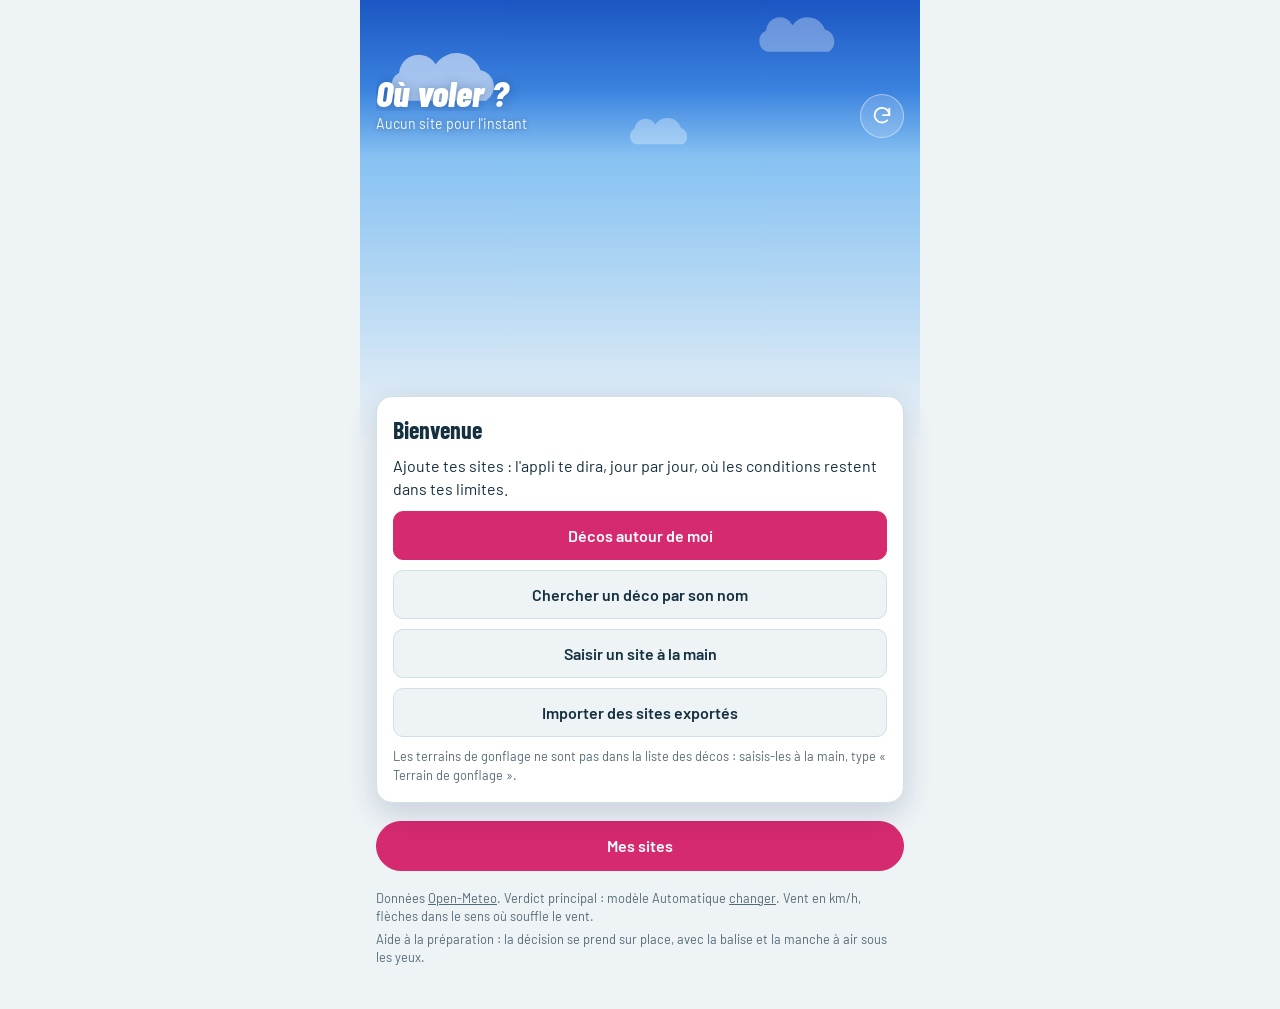
<file: index.html>
<!DOCTYPE html>
<html lang="fr">
<head>
<meta charset="utf-8">
<meta name="viewport" content="width=device-width, initial-scale=1, viewport-fit=cover">
<meta name="theme-color" media="(prefers-color-scheme: light)" content="#1B56C2">
<meta name="theme-color" media="(prefers-color-scheme: dark)" content="#0B1532">
<!-- Politique de sécurité : scripts, styles et polices du site seul ; appels réseau limités à Open-Meteo, Pioupiou et aux relevés FFVL de data.gouv.fr.
     Les noms venus de ParaglidingEarth ou des balises sont déjà échappés ; c'est un second verrou. -->
<meta http-equiv="Content-Security-Policy" content="default-src 'self'; script-src 'self'; style-src 'self'; font-src 'self'; img-src 'self' data:; connect-src 'self' https://api.open-meteo.com https://geocoding-api.open-meteo.com https://api.pioupiou.fr https://www.data.gouv.fr https://static.data.gouv.fr; manifest-src 'self'; worker-src 'self'; base-uri 'self'; form-action 'self'; object-src 'none'">
<meta name="description" content="Conditions de vol et de gonflage parapente jusqu'à J+5 pour vos sites">
<title>Déco</title>
<link rel="manifest" href="manifest.webmanifest">
<link rel="icon" href="icons/icon-192.png">
<!-- Les six graisses dès le départ (21 Ko chacune) : une police arrivée après le premier affichage décale l'écran -->
<link rel="preload" href="fonts/barlow-400.woff2" as="font" type="font/woff2" crossorigin>
<link rel="preload" href="fonts/barlow-500.woff2" as="font" type="font/woff2" crossorigin>
<link rel="preload" href="fonts/barlow-600.woff2" as="font" type="font/woff2" crossorigin>
<link rel="preload" href="fonts/barlow-condensed-500.woff2" as="font" type="font/woff2" crossorigin>
<link rel="preload" href="fonts/barlow-condensed-700.woff2" as="font" type="font/woff2" crossorigin>
<link rel="preload" href="fonts/barlow-condensed-800-italic.woff2" as="font" type="font/woff2" crossorigin>
<link rel="stylesheet" href="style.css">
</head>
<body>
<div class="app" id="app" data-loading>
  <header class="top sky">
    <!-- Le ciel, ses nuages et une voile qui plane : décor seul, sans information -->
    <svg class="clouds" viewBox="0 0 400 160" preserveAspectRatio="xMidYMin slice" aria-hidden="true">
      <path d="M28 52 a14 14 0 0 1 26 -6 a18 18 0 0 1 32 4 a12 12 0 0 1 4 22 h-60 a11 11 0 0 1 -2 -20z"/>
      <path class="far" d="M290 22 a10 10 0 0 1 19 -4 a13 13 0 0 1 23 3 a9 9 0 0 1 3 16 h-44 a8 8 0 0 1 -1 -15z"/>
      <path class="far" d="M196 92 a8 8 0 0 1 15 -3 a10 10 0 0 1 18 2 a7 7 0 0 1 2 12 h-34 a6 6 0 0 1 -1 -11z"/>
    </svg>
    <div class="wing" aria-hidden="true">
      <svg class="glider" viewBox="0 0 200 150">
        <defs><linearGradient id="voile-ombre" x1="0" y1="0" x2="0" y2="1"><stop offset="0" stop-color="#0B1F3A" stop-opacity="0"/><stop offset="1" stop-color="#0B1F3A" stop-opacity=".28"/></linearGradient></defs>
        <path class="suspentes" d="M14.5 77.0 L48.9 99.0 M26.3 65.5 L48.9 99.0 M33.7 60.7 L48.9 99.0 M48.9 99.0 L93.5 124.0 M42.2 56.6 L66.4 78.6 M51.6 53.2 L66.4 78.6 M61.6 50.4 L66.4 78.6 M66.4 78.6 L93.5 124.0 M72.2 48.4 L86.8 70.4 M83.1 47.0 L86.8 70.4 M94.4 46.3 L86.8 70.4 M86.8 70.4 L93.5 124.0 M105.6 46.3 L113.2 70.4 M116.9 47.0 L113.2 70.4 M127.8 48.4 L113.2 70.4 M113.2 70.4 L106.5 124.0 M138.4 50.4 L133.6 78.6 M148.4 53.2 L133.6 78.6 M157.8 56.6 L133.6 78.6 M133.6 78.6 L106.5 124.0 M166.3 60.7 L151.1 99.0 M173.7 65.5 L151.1 99.0 M185.5 77.0 L151.1 99.0 M151.1 99.0 L106.5 124.0"/>
        <path class="freins" d="M26.7 49.4 L91 131 M173.3 49.4 L109 131"/>
        <path class="stabilo" d="M12 64 Q13 70 20 71 L14.5 77 Q11 71 12 64 Z M188 64 Q187 70 180 71 L185.5 77 Q189 71 188 64 Z"/>
        <g class="aile"><path class="m" d="M12.0 64.0 L15.0 60.1 L18.4 56.4 L26.3 65.5 L23.0 68.2 L20.0 71.0Z"/><path class="m" d="M18.4 56.4 L22.2 52.9 L26.4 49.7 L33.7 60.7 L29.9 63.0 L26.3 65.5Z"/><path class="m" d="M26.4 49.7 L30.8 46.7 L35.5 43.9 L42.2 56.6 L37.9 58.6 L33.7 60.7Z"/><path class="y" d="M35.5 43.9 L40.5 41.4 L45.8 39.2 L51.6 53.2 L46.8 54.8 L42.2 56.6Z"/><path class="w" d="M45.8 39.2 L51.3 37.1 L56.9 35.3 L61.6 50.4 L56.5 51.7 L51.6 53.2Z"/><path class="c" d="M56.9 35.3 L62.8 33.8 L68.7 32.5 L72.2 48.4 L66.8 49.3 L61.6 50.4Z"/><path class="c" d="M68.7 32.5 L74.8 31.4 L81.1 30.6 L83.1 47.0 L77.6 47.6 L72.2 48.4Z"/><path class="w" d="M81.1 30.6 L87.3 30.0 L93.7 29.6 L94.4 46.3 L88.7 46.6 L83.1 47.0Z"/><path class="c" d="M93.7 29.6 L100.0 29.5 L106.3 29.6 L105.6 46.3 L100.0 46.2 L94.4 46.3Z"/><path class="w" d="M106.3 29.6 L112.7 30.0 L118.9 30.6 L116.9 47.0 L111.3 46.6 L105.6 46.3Z"/><path class="c" d="M118.9 30.6 L125.2 31.4 L131.3 32.5 L127.8 48.4 L122.4 47.6 L116.9 47.0Z"/><path class="c" d="M131.3 32.5 L137.2 33.8 L143.1 35.3 L138.4 50.4 L133.2 49.3 L127.8 48.4Z"/><path class="w" d="M143.1 35.3 L148.7 37.1 L154.2 39.2 L148.4 53.2 L143.5 51.7 L138.4 50.4Z"/><path class="y" d="M154.2 39.2 L159.5 41.4 L164.5 43.9 L157.8 56.6 L153.2 54.8 L148.4 53.2Z"/><path class="m" d="M164.5 43.9 L169.2 46.7 L173.6 49.7 L166.3 60.7 L162.1 58.6 L157.8 56.6Z"/><path class="m" d="M173.6 49.7 L177.8 52.9 L181.6 56.4 L173.7 65.5 L170.1 63.0 L166.3 60.7Z"/><path class="m" d="M181.6 56.4 L185.0 60.1 L188.0 64.0 L180.0 71.0 L177.0 68.2 L173.7 65.5Z"/></g>
        <path class="ombre" d="M12.0 64.0 C44.0 18.0 156.0 18.0 188.0 64.0 L180.0 71.0 C148.0 38.0 52.0 38.0 20.0 71.0 Z"/>
        <path class="nervures" d="M18.4 56.4 L26.3 65.5 M26.4 49.7 L33.7 60.7 M35.5 43.9 L42.2 56.6 M45.8 39.2 L51.6 53.2 M56.9 35.3 L61.6 50.4 M68.7 32.5 L72.2 48.4 M81.1 30.6 L83.1 47.0 M93.7 29.6 L94.4 46.3 M106.3 29.6 L105.6 46.3 M118.9 30.6 L116.9 47.0 M131.3 32.5 L127.8 48.4 M143.1 35.3 L138.4 50.4 M154.2 39.2 L148.4 53.2 M164.5 43.9 L157.8 56.6 M173.6 49.7 L166.3 60.7 M181.6 56.4 L173.7 65.5"/>
        <path class="bouches" d="M21.0 68.7 L25.1 65.2 M27.5 63.3 L32.3 60.2 M35.2 58.6 L40.6 56.0 M43.8 54.6 L49.8 52.5 M53.3 51.3 L59.7 49.6 M63.5 48.7 L70.2 47.4 M74.1 46.8 L81.1 45.9 M85.2 45.5 L92.3 45.1 M96.4 45.0 L103.6 45.0 M107.7 45.1 L114.8 45.5 M118.9 45.9 L125.9 46.8 M129.8 47.4 L136.5 48.7 M140.3 49.6 L146.7 51.3 M150.2 52.5 L156.2 54.6 M159.4 56.0 L164.8 58.6 M167.7 60.2 L172.5 63.3 M174.9 65.2 L179.0 68.7"/>
        <g class="pilote">
          <path class="selle" d="M90 129 Q100 125 110 129 L111 139 Q100 146 89 139 Z"/>
          <path class="corps" d="M94.5 124 Q100 121 105.5 124 L104.5 133 L95.5 133 Z"/>
          <path class="bras" d="M95.5 126 L91 131 M104.5 126 L109 131"/>
          <circle class="casque" cx="100" cy="120.5" r="4.3"/>
          <path class="visiere" d="M96.3 121.4 Q100 123.6 103.7 121.4"/>
        </g>
      </svg>
    </div>
    <div class="row">
    <button class="icon-btn" id="backBtn" aria-label="Retour au tableau de tous les sites" hidden>
      <svg viewBox="0 0 24 24" fill="none" stroke="currentColor" stroke-width="2" stroke-linecap="round" stroke-linejoin="round"><path d="M15 5l-7 7 7 7"/></svg>
    </button>
    <button class="site-btn" id="siteBtn" aria-label="Changer de site">
      <span class="name" id="siteName">…</span>
      <span class="meta" id="siteMeta"></span>
    </button>
    <button class="icon-btn" id="refreshBtn" aria-label="Actualiser les prévisions">
      <svg viewBox="0 0 24 24" fill="none" stroke="currentColor" stroke-width="2" stroke-linecap="round" stroke-linejoin="round"><path d="M20 11a8 8 0 1 0-2.3 5.7"/><path d="M20 4v7h-7"/></svg>
    </button>
    </div>
  </header>

  <nav class="days" id="days" role="tablist" aria-label="Jour"></nav>
  <div id="banner"></div>
  <main id="main"><p class="empty">Chargement des prévisions…</p></main>

  <div class="bar">
    <button id="sitesBtn">Mes sites</button>
    <button id="limitsBtn">Mes limites</button>
    <button id="limitsVolBtn" hidden aria-label="Limites de vol">Lim. vol</button>
    <button id="limitsGBtn" hidden aria-label="Limites de gonflage">Lim. gonflage</button>
  </div>

  <footer class="status" id="status"></footer>
  <p class="version" id="version"></p>
</div>

<div class="toast" id="update" role="status" hidden>
  <span>Nouvelle version de Déco disponible.</span>
  <button type="button" class="btn primary" id="updateBtn">Recharger</button>
</div>

<dialog id="limitsDlg">
  <h2 tabindex="-1" autofocus id="limitsTitle">Mes limites</h2>
  <form method="dialog" id="limitsForm"></form>
</dialog>

<dialog id="modelDlg">
  <h2 tabindex="-1" autofocus>Modèle météo</h2>
  <form method="dialog" id="modelForm"></form>
</dialog>

<dialog id="sitesDlg">
  <h2 tabindex="-1" autofocus>Mes sites</h2>
  <div id="home" class="home">
    <p id="homeNow" class="home-now" hidden></p>
    <div id="homeSearch" class="stack">
      <label for="home-q">J'habite à</label>
      <input id="home-q" type="search" placeholder="Ta commune, ex. Annecy" autocomplete="off" enterkeyhint="search">
      <div id="homeResults" class="pge-results"></div>
      <p class="hint">Pour classer tes sites du plus proche au plus loin, à vol d'oiseau. La commune choisie reste sur ce téléphone.</p>
    </div>
  </div>
  <div id="sitesList"></div>
  <div class="backup">
    <p class="hint" id="backupHint"></p>
    <div class="actions start">
      <button type="button" class="btn" id="exportBtn">Exporter mes sites</button>
      <button type="button" class="btn" id="importBtn">Importer</button>
      <input type="file" id="importFile" accept="application/json,.json" hidden>
    </div>
  </div>
  <h3 id="siteFormTitle">Ajouter un site</h3>
  <div id="pgeSearch" class="stack">
    <div class="near">
      <button type="button" class="btn block" id="pgeNear">Décos autour de moi</button>
      <button type="button" class="btn block" id="pgeHome" hidden></button>
    </div>
    <label for="pge-q">ou chercher un déco par son nom</label>
    <input id="pge-q" type="search" placeholder="Ex. Planfait, Sapenay…" autocomplete="off" enterkeyhint="search">
    <div id="pgeResults" class="pge-results"></div>
    <p class="hint">« Ajouter » enregistre le déco tel quel ; toucher son nom remplit le formulaire pour vérifier l'altitude et le secteur avant. Les terrains de gonflage n'y sont pas, ils se saisissent à la main. Sites © <a href="https://www.paraglidingearth.com/" target="_blank" rel="noopener">ParaglidingEarth</a>, CC BY-SA.</p>
  </div>
  <form id="siteForm" class="stack" autocomplete="off">
    <input type="hidden" name="id">
    <label for="sf-name">Nom</label>
    <input id="sf-name" name="name" required placeholder="Ex. Planfait">
    <label for="sf-type">Type de site</label>
    <select id="sf-type" name="type"><option value="deco">Déco (vol)</option><option value="gonflage">Terrain de gonflage</option></select>
    <div class="grid2">
      <div><label for="sf-lat">Latitude</label><input id="sf-lat" name="lat" type="number" step="any" required></div>
      <div><label for="sf-lon">Longitude</label><input id="sf-lon" name="lon" type="number" step="any" required></div>
    </div>
    <p class="hint">Des coordonnées copiées de Google Maps (« 45.7936, 4.9578 ») se collent d'un bloc dans l'un des deux champs.</p>
    <div class="grid2">
      <div><label for="sf-alt">Altitude (m)</label><input id="sf-alt" name="alt" type="number" required></div>
      <div class="end"><button type="button" class="btn block" id="geoBtn">Ma position</button></div>
    </div>
    <div class="grid2">
      <div><label for="sf-min">Vent favorable de (°)</label><input id="sf-min" name="secMin" type="number" min="0" max="359" required></div>
      <div><label for="sf-max">à (°)</label><input id="sf-max" name="secMax" type="number" min="0" max="359" required></div>
    </div>
    <p class="hint">Direction d'où vient le vent, sens horaire : 270 = ouest. Un déco ouest se règle par exemple de 225 à 315. Pour un terrain de gonflage : les directions où le vent arrive sans passer par des haies ou des arbres.</p>
    <div class="grid2">
      <div><label for="sf-net">Réseau de la balise</label><select id="sf-net" name="net"><option value="piou">Pioupiou</option><option value="ffvl">FFVL</option></select></div>
      <div><label for="sf-beacon">Numéro (facultatif)</label><input id="sf-beacon" name="beacon" type="number" inputmode="numeric" min="1" step="1"></div>
    </div>
    <p class="hint">Le numéro est dans l'adresse de la balise : PIOU_1446 sur <a href="https://www.openwindmap.org/" target="_blank" rel="noopener">openwindmap.org</a>, idBalise=61 sur <a href="https://www.balisemeteo.com/" target="_blank" rel="noopener">balisemeteo.com</a>. Les balises FFVL donnent la dernière mesure, sans courbe ni tendance.</p>
    <fieldset class="land-fields" id="sf-land">
      <legend>Atterro (facultatif)</legend>
      <div class="grid2">
        <div><label for="sf-llat">Latitude</label><input id="sf-llat" name="landLat" type="number" step="any"></div>
        <div><label for="sf-llon">Longitude</label><input id="sf-llon" name="landLon" type="number" step="any"></div>
      </div>
      <div class="grid2">
        <div><label for="sf-lnet">Réseau de sa balise</label><select id="sf-lnet" name="landNet"><option value="piou">Pioupiou</option><option value="ffvl">FFVL</option></select></div>
        <div><label for="sf-lbeacon">Numéro (facultatif)</label><input id="sf-lbeacon" name="landBeacon" type="number" inputmode="numeric" min="1" step="1"></div>
      </div>
      <p class="hint">Avec l'atterro, le verdict tient compte du vent en bas et l'écran du site montre sa rose. Pas d'altitude à saisir : elle vient du relief.</p>
    </fieldset>
    <label for="sf-note">Note (règles du site, plafond…)</label>
    <input id="sf-note" name="note">
    <div class="actions">
      <button type="button" class="btn" id="siteCancel">Fermer</button>
      <button type="submit" class="btn primary" id="siteSubmit">Ajouter le site</button>
    </div>
  </form>
</dialog>

<script type="module" src="js/main.js"></script>
</body>
</html>
</file>
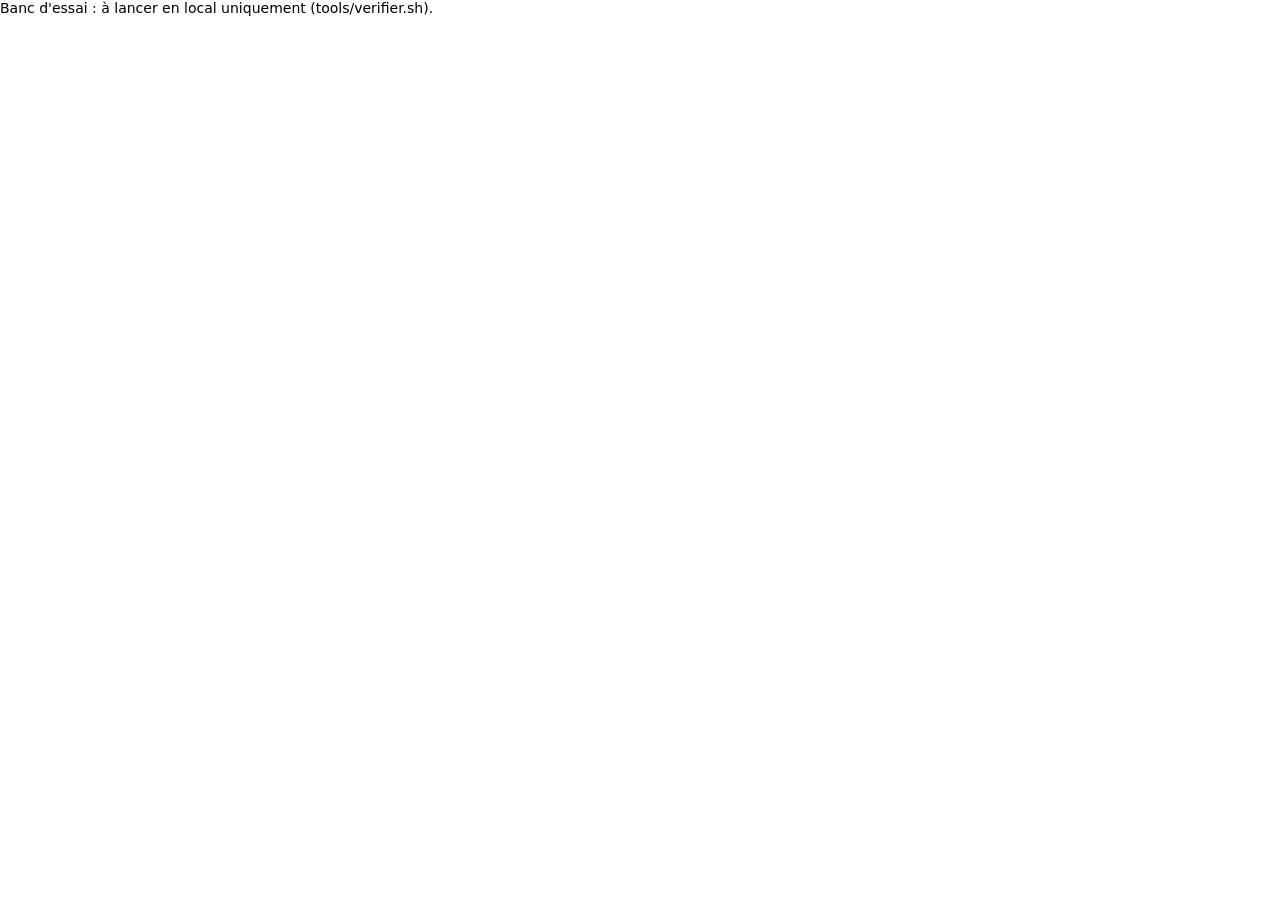
<file: tools/banc.html>
<!doctype html>
<html lang="fr">
<head>
<meta charset="utf-8">
<title>Banc d'essai – Déco</title>
<style>body { margin: 0; font: 14px system-ui; } iframe { border: 0; width: 412px; height: 1400px; } pre { white-space: pre-wrap; }</style>
</head>
<body>
<iframe id="f"></iframe>
<pre id="out"></pre>
<script>
// Banc d'essai : l'appli tourne dans un cadre où le réseau et l'heure sont simulés, pour des résultats
// reproductibles. Utilisé par tools/verifier.sh ; ouvrable aussi à la main (tools/banc.html#parcours).
//   #verdicts            verdicts de tous les sites, heure par heure (comparés à tools/attendu.txt)
//   #parcours            les gestes courants, avec leurs contrôles
//   #lent                Open-Meteo ne répond plus : l'appli doit retomber sur le cache
//   #tableau, #deco, #accueil…  un écran, pour les captures
// Le banc efface le stockage local : publié avec l'appli sur GitHub Pages, il viderait tes sites.
// Il ne tourne donc qu'en local.
if (!["localhost", "127.0.0.1"].includes(location.hostname)) {
  document.body.textContent = "Banc d'essai : à lancer en local uniquement (tools/verifier.sh).";
  throw new Error("banc hors local");
}

const SITES = [
  { id: "sapenay", name: "Sapenay", lat: 45.8109, lon: 5.8657, alt: 890, secMin: 225, secMax: 315, piou: 1446, note: "Déco ouest.", land: { lat: 45.8283, lon: 5.82917, piou: null } },
  { id: "sthilaire", name: "Saint-Hilaire", lat: 45.3069, lon: 5.8881, alt: 1000, secMin: 45, secMax: 135, piou: 1333, note: "", land: null },
  { id: "aiguebelette", name: "Aiguebelette", lat: 45.6016, lon: 5.8073, alt: 1120, secMin: 200, secMax: 315, note: "", land: null },
  { id: "marennes", type: "gonflage", name: "Marennes", lat: 45.6154, lon: 4.9038, alt: 230, secMin: 315, secMax: 45, note: "Pente école." },
  { id: "miribel", type: "gonflage", name: "Miribel-Jonage", lat: 45.7936, lon: 4.9578, alt: 175, secMin: 135, secMax: 225, note: "" },
  { id: "rebat", type: "gonflage", name: "Le Rebat", lat: 45.8651, lon: 4.7935, alt: 450, secMin: 285, secMax: 15, note: "" }
];
localStorage.clear();
localStorage.setItem("sites", JSON.stringify(SITES));
localStorage.setItem("presets", JSON.stringify(SITES.map((s) => s.id)));
if (location.hash === "#accueil") localStorage.setItem("sites", "[]"); // premier lancement, pour les captures

// Injecté en tête de la page de l'appli : heure figée à midi, réseau simulé, pas de service worker.
// window.__lent fait pendre Open-Meteo jusqu'à l'abandon par l'appli (délai de fetchT).
const mock = (fx) => `<base href="${new URL("..", location.href)}"><script>
  const FX = ${fx}, SITES = ${JSON.stringify(SITES)};
  const NOON = new Date(FX[0].hourly.time[12] + ":00+02:00").getTime();
  Date.now = () => NOON;
  if (navigator.serviceWorker) navigator.serviceWorker.register = () => Promise.resolve();
  // Les animations n'avancent pas dans le temps virtuel : on se déclare « mouvements réduits », l'appli défile sans animation
  const mm = window.matchMedia.bind(window);
  window.matchMedia = (q) => (q.includes("prefers-reduced-motion") ? { matches: true, media: q, addEventListener() {}, removeEventListener() {} } : mm(q));
  window.__requetes = [];
  const real = window.fetch.bind(window);
  const json = (o) => Promise.resolve(new Response(JSON.stringify(o), { headers: { "Content-Type": "application/json" } }));
  const pend = (o) => new Promise((_, ko) => o && o.signal && o.signal.addEventListener("abort", () => ko(o.signal.reason)));
  window.fetch = (u, o) => {
    const url = new URL(String(u), document.baseURI);
    __requetes.push(url.href);
    if (url.hostname === "api.open-meteo.com" && url.pathname === "/v1/forecast") {
      if (window.__lent) return pend(o);
      // Atterros : le vent du déco du même site, adouci et tourné, comme une brise de vallée
      if (!url.searchParams.get("hourly").includes("temperature")) {
        const list = url.searchParams.get("latitude").split(",").map((la) => {
          const H = FX[SITES.findIndex((s) => s.land && String(s.land.lat) === la)].hourly, out = { time: H.time };
          for (const k of Object.keys(H)) {
            if (k.startsWith("wind_speed_10m_")) out[k] = H[k].map((v) => v == null ? null : Math.round(v * 1.3 + 2));
            if (k.startsWith("wind_gusts_10m_")) out[k] = H[k].map((v) => v == null ? null : Math.round(v * 1.1));
            if (k.startsWith("wind_direction_10m_")) out[k] = H[k].map((v) => v == null ? null : (v + 40) % 360);
          }
          return { elevation: 233, hourly: out };
        });
        return json(list.length === 1 ? list[0] : list);
      }
      // Coucher du soleil fixé à 19 h 05 chaque jour, sous la clé suffixée d'un modèle comme dans les vraies réponses
      const sun = (H) => { const d = [...new Set(H.time.map((t) => t.slice(0, 10)))]; return { time: d, sunset_best_match: d.map((x) => x + "T19:05") }; };
      const list = url.searchParams.get("latitude").split(",").map((la) => FX[SITES.findIndex((s) => String(s.lat) === la)])
        .map((x) => (url.searchParams.get("daily") ? { ...x, daily: sun(x.hourly) } : x));
      return json(list.length === 1 ? list[0] : list);
    }
    if (url.pathname.startsWith("/v1/live/")) return json({ data: { id: 1446, meta: { name: "Déco SAPENAY 901m" }, status: { state: "on" },
      measurements: { date: new Date(NOON).toISOString(), wind_speed_avg: 14, wind_speed_max: 22, wind_heading: 260 } } });
    if (url.pathname.startsWith("/v1/archive/")) return json({ data: Array.from({ length: 25 }, (_, i) =>
      [new Date(NOON - (24 - i) * 300000).toISOString(), 0, 0, 0, 6 + i * 0.4, 12 + i * 0.5, 250 + i]) });
    // Une balise Pioupiou tout près de Planfait, pour la recherche de la balise la plus proche
    if (url.pathname.startsWith("/v1/live-with-meta")) return json({ data: [{ id: 999, meta: { name: "Planfait" }, status: { state: "on" },
      location: { latitude: 45.8532, longitude: 6.23 }, measurements: { date: new Date(NOON).toISOString() } }] });
    if (url.hostname === "www.data.gouv.fr") return json([{ idbalise: 61, date: new Date(NOON - 300000).toISOString(), vitesseVentMoy: 12, vitesseVentMax: 19, directVentMoy: 80, directVentInst: 90 },
      { idbalise: 13, date: new Date(NOON - 300000).toISOString(), vitesseVentMoy: null, vitesseVentMax: null, directVentMoy: 0 }]);
    if (url.hostname === "api.open-meteo.com") return json({ elevation: [500] });
    if (url.hostname === "geocoding-api.open-meteo.com") return json({ results: [
      { name: "Grenoble", latitude: 45.1885, longitude: 5.7245, country_code: "FR", country: "France", admin1: "Auvergne-Rhône-Alpes", admin2: "Isère" },
      { name: "Grenoble", latitude: 47.0, longitude: -71.0, country_code: "CA", country: "Canada", admin1: "Québec" }] });
    return real(u, o);
  };
<\/script>`;

const step = location.hash.slice(1) || "parcours";
const f = document.getElementById("f"), out = document.getElementById("out");
const wait = (ms) => new Promise((ok) => setTimeout(ok, ms));
const lines = [], errors = [];
const check = (ok, name, detail = "") => lines.push(`${ok ? "OK" : "KO"} ${name}${detail ? ` : ${detail}` : ""}`);

(async () => {
  const fx = await (await fetch("prevision-figee.json")).text();
  const page = await (await fetch("../index.html")).text();
  f.srcdoc = page.replace("<head>", "<head>" + mock(fx));
  await new Promise((ok) => { f.onload = ok; });
  const W = f.contentWindow, D = f.contentDocument;
  W.addEventListener("error", (e) => errors.push(e.message));
  W.addEventListener("unhandledrejection", (e) => errors.push(String(e.reason && e.reason.stack || e.reason)));
  D.addEventListener("securitypolicyviolation", (e) => errors.push(`CSP ${e.violatedDirective} : ${e.blockedURI}`));
  await wait(1500);
  const deco = W.deco, t = (s) => [...D.querySelectorAll(s)].map((e) => e.textContent.replace(/\s+/g, " ").trim());
  const day = (n) => deco.state.ov.rows[0].days[n].date;

  if (step === "verdicts") {
    out.textContent = JSON.stringify(deco.state.ov.rows.map((r) => ({ id: r.s.id, days: r.days.map((d) => ({
      date: d.date, v: d.verdict, agree: d.agree, models: d.models.map((x) => [x.m, x.level, x.win]),
      hours: d.hours.map((h) => [h.hour, h.past, h.ev.level, h.ev.base, h.ev.reasons.map((x) => [x.l, x.tag || "", x.msg]), (h.ens || []).map((e) => [e.ws, e.wg])])
    })) })));
    return;
  }

  if (step === "parcours") {
    try {
      check(t(".ov .nm b").length === 6, "tableau", t(".ov .nm b").join(", "));
      check(t(".ov .grp").join("/") === "Vol/Gonflage face voile", "groupes du tableau", t(".ov .grp").join(" / "));
      const passees = deco.state.ov.rows[0].days[0].hours.filter((h) => h.past).map((h) => h.hour);
      check(passees.join() === "7,8,9,10,11", "à midi, les heures passées d'aujourd'hui sont écartées", `${passees.join(", ")} h`);
      D.querySelector(`.ov .c[data-ov-site="sapenay"][data-ov-date="${day(1)}"]`).click(); await wait(800);
      check(deco.state.view === "site" && t("#siteName")[0] === "Sapenay", "ouvrir une case", t("#siteName").join());
      check(deco.state.days[deco.state.dayIdx].date === day(1), "jour de la case", t('.day[aria-selected="true"] .d1').join());
      check(!D.querySelector(".live"), "pas de balise un autre jour qu'aujourd'hui");
      D.querySelector('.day[data-day="0"]').click();
      check(!!D.querySelector("#live .trend svg") && t("#live .reasons li").some((x) => x.includes("forcit")), "balise et tendance", t("#live .reasons li").join(" / "));
      check(D.querySelectorAll(".roses .dial").length === 2 && t(".roses .land figcaption")[0].startsWith("Atterro 233 m"), "roses du déco et de l'atterro", t(".roses figcaption").join(" / "));
      D.querySelector('.day[data-day="4"]').click();
      check(t(".verdict .why").some((x) => x.includes("J+4")), "tendance à J+4", t(".verdict .why").join(" / "));
      D.querySelector(".hour[data-hour='15']").click();
      check(t(".detail h2")[0] === "15 h" && t(".ens").length === 1, "détail de l'heure", t(".ens").join());
      check(t(".facts dt").includes("Vent à l'atterro"), "vent de l'atterro dans le détail", t(".facts dt").join(", "));
      const soir = (hr) => deco.state.days[deco.state.dayIdx].hours.find((h) => h.hour === hr).ev.reasons.map((r) => r.tag).filter((x) => x && x.includes("coucher"));
      check(t(".verdict .sun")[0] === "Coucher du soleil 19 h 05" && soir(19).join() === "coucher du soleil" && soir(20).join() === "après le coucher du soleil" && !soir(18).length,
        "coucher du soleil", `${t(".verdict .sun")} ; 19 h : ${soir(19)} ; 20 h : ${soir(20)}`);
      D.getElementById("limitsBtn").click(); D.querySelector('[data-level="confirme"]').click();
      check(t("#levelHint")[0].startsWith("Repères confirmé"), "niveau dans la feuille", t("#levelHint").join());
      D.querySelector("#limitsForm [type=submit]").click(); await wait(200);
      check(deco.state.limits.maxWind === 30 && JSON.parse(localStorage.getItem("limits")).maxWind === 30, "limites enregistrées");
      D.getElementById("limitsBtn").click(); D.querySelector('[data-level="debutant"]').click(); D.querySelector("#limitsForm [type=submit]").click(); await wait(200);
      D.getElementById("backBtn").click(); await wait(800);
      check(deco.state.view === "overview" && !D.querySelector(".live"), "retour au tableau");
      // Depuis la liste des sites : aujourd'hui en pleine journée, demain une fois la journée finie
      deco.openSite("sapenay"); await wait(800);
      check(deco.state.days[deco.state.dayIdx].date === day(0) && !!D.querySelector("#live .live"), "à midi, un site s'ouvre sur aujourd'hui et sa balise", t('.day[aria-selected="true"] .d1').join());
      const midi = W.Date.now(); W.Date.now = () => midi + 8 * 3600 * 1000;
      deco.openSite("sapenay"); await wait(800);
      check(deco.state.days[deco.state.dayIdx].date === day(1), "à 20 h, il s'ouvre sur demain", t('.day[aria-selected="true"] .d1').join());
      W.Date.now = () => midi;
      D.getElementById("backBtn").click(); await wait(800);
      // Balise FFVL : la balise morte de Saint-Hilaire est remplacée ; dernière mesure seule, sans courbe
      const sth = deco.state.sites.find((s) => s.id === "sthilaire");
      check(sth.ffvl === 61 && !sth.piou && JSON.parse(localStorage.getItem("sites")).find((s) => s.id === "sthilaire").ffvl === 61, "Saint-Hilaire passe sur la balise FFVL");
      deco.openSite("sthilaire"); await wait(800);
      check(t("#live .bname")[0] === "Balise St Hilaire du Touvet" && t("#live .meas .val")[0].startsWith("12 km/h") && t("#live .meas small")[0] === "rafales 19 km/h" && !D.querySelector("#live .trend"),
        "balise FFVL en direct", `${t("#live .bname")} : ${t("#live .meas").join()}`);
      check(t("#live .reasons li").some((x) => x.includes("axe")) && !t("#live .reasons li").some((x) => x.includes("stable")), "lecture de la mesure FFVL", t("#live .reasons li").join(" / "));
      check(t("#status").some((x) => x.includes("source FFVL")) && !t("#status").some((x) => x.includes("OpenWindMap")), "source FFVL citée");
      check(W.__requetes.filter((u) => u.includes("data.gouv.fr")).length === 1, "relevés FFVL lus une seule fois");
      // Consignes FFVL : le fichier se lit en vrai temps, alors que les attentes du banc sont en temps virtuel
      for (let i = 0; i < 100 && !D.querySelector(".terrain"); i++) await new Promise((ok) => setTimeout(ok, 50));
      deco.openSite("sapenay"); await wait(800);
      const noms = t('.terrain [data-terrain^="site:"] b');
      check(noms.length === 2 && noms.join().includes("SAPENAY NORD") && t('.terrain [data-terrain^="land:"] b').join().includes("CHINDRIEUX"), "le pilote choisit le terrain du déco et de l'atterro", noms.join(" / "));
      D.querySelector('[data-terrain="site:13086"]').click(); await wait(100);
      const sap = () => JSON.parse(localStorage.getItem("sites")).find((s) => s.id === "sapenay");
      check(sap().terrain === 13086 && t(".terrain h3")[0] === "Déco : SAPENAY NORD - PEILLAT DUCRET" && t(".terrain .facts-line")[0].includes("IPPI 3"), "terrain associé", t(".terrain .facts-line").join(" / "));
      const regles = () => D.querySelector('[data-note="site:air"]');
      check(!!regles() && !regles().open, "consignes repliées", t(".terrain summary").join(", "));
      regles().open = true; await new Promise((ok) => setTimeout(ok, 50));
      D.querySelector(".hour[data-hour='15']").click();
      check(regles().open, "les consignes dépliées restent ouvertes");
      D.querySelector('[data-terrain="land:0"]').click(); await wait(100);
      check(sap().land.terrain === 0 && t('.terrain [data-terrain-change="land"]')[0] === "choisir", "« aucun de ceux-là » pour l'atterro");
      D.querySelector('[data-terrain-change="land"]').click(); await wait(100);
      check(sap().land.terrain === undefined && t('.terrain [data-terrain^="land:"] b').length > 0, "rechoisir l'atterro");
      D.querySelector('[data-terrain="land:1203"]').click(); await wait(100);
      deco.openSite("sthilaire"); await wait(800);
      D.querySelector('.terrain [data-terrain^="site:"]').click(); await wait(100);
      D.getElementById("backBtn").click(); await wait(800);
      D.getElementById("backBtn").click(); await wait(800);
      // Chez moi : les sites se classent du plus proche au plus loin, dans le tableau comme dans la liste
      D.getElementById("sitesBtn").click();
      const hq = D.getElementById("home-q"); hq.value = "grenoble"; hq.dispatchEvent(new Event("input")); await wait(800);
      check(t("#homeResults .pge-pick small").join(" / ") === "Isère / Québec, Canada", "recherche de commune", t("#homeResults .pge-pick").join(" / "));
      D.querySelector('#homeResults [data-home="0"]').click(); await wait(300);
      check(t("#homeNow span")[0] === "Chez toi : Grenoble Isère" && D.getElementById("homeSearch").hidden && JSON.parse(localStorage.getItem("home")).name === "Grenoble", "commune enregistrée", t("#homeNow span").join());
      check(t("#sitesList .info b").slice(0, 3).join() === "Saint-Hilaire,Aiguebelette,Sapenay", "liste classée par distance", t("#sitesList .info small").join(" / "));
      check(t("#pgeHome")[0] === "Autour de Grenoble", "décos autour de chez moi", t("#pgeHome").join());
      // Coordonnées collées d'un bloc, comme depuis Google Maps : les deux champs et l'altitude se remplissent
      const colle = (id, texte) => { const dt = new W.DataTransfer(); dt.setData("text/plain", texte);
        D.getElementById(id).dispatchEvent(new W.ClipboardEvent("paste", { clipboardData: dt, bubbles: true, cancelable: true })); };
      colle("sf-lat", "45.7936, 4.9578"); colle("sf-llon", `45°47'37.0"N 4°57'28.1"E`); await wait(300);
      const fv0 = (k) => D.getElementById("siteForm").elements.namedItem(k).value;
      check(fv0("lat") === "45.7936" && fv0("lon") === "4.9578" && fv0("alt") === "500" && fv0("landLat") === "45.79361" && fv0("landLon") === "4.95781",
        "coller des coordonnées", `${fv0("lat")}, ${fv0("lon")}, ${fv0("alt")} m ; atterro ${fv0("landLat")}, ${fv0("landLon")}`);
      D.getElementById("sitesDlg").close();
      check(t(".ov .nm b").join() === "Saint-Hilaire,Aiguebelette,Sapenay,Marennes,Miribel-Jonage,Le Rebat" && t(".ov .nm small")[0] === "1000 m · ≈ 18 km",
        "tableau classé par distance", t(".ov .nm").join(" / "));
      D.querySelector("[data-model]").click(); D.querySelector('#modelForm input[value="icon_seamless"]').checked = true;
      D.querySelector("#modelForm [type=submit]").click(); await wait(800);
      const last = W.__requetes.filter((u) => u.includes("/v1/forecast")).at(-1);
      check(new URL(last).searchParams.get("models") === "icon_seamless,meteofrance_seamless,ecmwf_ifs025", "modèle météo", new URL(last).searchParams.get("models"));
      D.querySelector("[data-model]").click(); D.querySelector('#modelForm input[value="best_match"]').checked = true;
      D.querySelector("#modelForm [type=submit]").click(); await wait(800);
      D.getElementById("sitesBtn").click();
      const q = D.getElementById("pge-q"); q.focus(); q.value = "planfait"; q.dispatchEvent(new Event("input")); await wait(800);
      check(t("#pgeResults .pge-pick b").includes("Annecy - Planfait"), "recherche par nom", t("#pgeResults .pge-pick b").join());
      D.querySelector("#pgeResults [data-pge-add]").click(); await wait(800);
      check(deco.state.sites.length === 7 && t("#pgeResults .pge-done").length === 1, "ajout direct", deco.state.sites.map((s) => s.id).join());
      const planfait = deco.state.sites.at(-1);
      check(planfait.piou === 999 && !planfait.ffvl, "balise Pioupiou la plus proche trouvée", `piou ${planfait.piou}, ffvl ${planfait.ffvl}`);
      q.value = "dent de crolles"; q.dispatchEvent(new Event("input")); await wait(500);
      D.querySelector("#pgeResults [data-pge-add]").click(); await wait(800);
      const crolles = deco.state.sites.at(-1);
      check(crolles.ffvl === 61 && !crolles.piou, "balise FFVL la plus proche trouvée", `piou ${crolles.piou}, ffvl ${crolles.ffvl}`);
      q.value = "aurel"; q.dispatchEvent(new Event("input")); await wait(500);
      check(t("#pgeResults .pge-ban").join().includes("terrain interdit (FFVL)"), "un déco interdit par la FFVL est signalé", t("#pgeResults .pge-pick").join(" / "));
      W.confirm = () => true; D.querySelector(`#sitesList [data-del="${crolles.id}"]`).click(); await wait(300);
      if (!D.getElementById("sitesDlg").open) D.getElementById("sitesBtn").click();
      D.querySelector('#sitesList [data-edit="sthilaire"]').click(); await wait(300);
      const fb = (k) => D.getElementById("siteForm").elements.namedItem(k).value;
      check(fb("net") === "ffvl" && fb("beacon") === "61", "le formulaire montre la balise FFVL", `${fb("net")} ${fb("beacon")}`);
      D.getElementById("siteSubmit").click(); await wait(800);
      check(deco.state.sites.find((s) => s.id === "sthilaire").ffvl === 61 && deco.state.sites.find((s) => s.id === "sthilaire").terrain > 0, "enregistrer le formulaire garde la balise FFVL et le terrain");
      D.getElementById("sitesBtn").click();
      q.value = "sapenay pass"; q.dispatchEvent(new Event("input")); await wait(500);
      D.querySelector("#pgeResults .pge-pick").click(); await wait(800);
      const fv = (k) => D.getElementById("siteForm").elements.namedItem(k).value;
      check(fv("name") === "Sapenay (pass)" && fv("secMin") === "248" && fv("secMax") === "292", "formulaire rempli", `${fv("name")} ${fv("secMin")}–${fv("secMax")}`);
      D.getElementById("siteSubmit").click(); await wait(800);
      check(t(".ov .nm b").length === 8, "ajout par le formulaire", t(".ov .nm b").join(", "));
      f.style.height = "800px"; // hauteur d'un téléphone : le formulaire est sous la liste, hors de la feuille visible
      D.getElementById("sitesBtn").click(); D.querySelector('#sitesList [data-edit="marennes"]').click(); await wait(1500);
      check(D.getElementById("sf-type").value === "gonflage" && D.getElementById("pgeSearch").hidden, "modifier un terrain");
      const sheet = D.getElementById("sitesDlg"), dlg = sheet.getBoundingClientRect(), titre = D.getElementById("siteFormTitle").getBoundingClientRect();
      check(sheet.scrollTop > 0 && titre.top >= dlg.top && titre.bottom <= dlg.bottom, "« Modifier » descend jusqu'au formulaire",
        `${t("#siteFormTitle")} à ${Math.round(titre.top - dlg.top)} px du haut de la feuille, défilement ${Math.round(sheet.scrollTop)} px`);
      f.style.height = "";
      D.getElementById("siteCancel").click();
      // Sauvegarde : on intercepte le fichier exporté pour le réimporter après tout avoir supprimé
      let exported = null;
      W.URL.createObjectURL = (blob) => { exported = blob; return "blob:banc"; };
      W.HTMLAnchorElement.prototype.click = function () {};
      D.getElementById("sitesBtn").click(); D.getElementById("exportBtn").click(); await wait(300);
      const saved = exported && JSON.parse(await exported.text());
      check(saved && saved.sites.length === 8 && saved.limits && saved.limitsG && saved.home && saved.home.name === "Grenoble" && saved.sites.find((s) => s.id === "sthilaire").ffvl === 61 && saved.sites.find((s) => s.id === "sapenay").land.terrain === 1203, "exporter mes sites", saved ? `${saved.sites.length} sites, ${t("#backupHint")}` : "rien");
      D.getElementById("sitesDlg").close();
      W.confirm = () => true; D.getElementById("sitesBtn").click();
      for (const id of deco.state.sites.map((s) => s.id)) { D.querySelector(`#sitesList [data-del="${id}"]`).click(); await wait(150); }
      await wait(500); D.getElementById("sitesDlg").close();
      check(t(".welcome h2")[0] === "Bienvenue" && localStorage.getItem("sites") === "[]", "tout supprimer ramène à l'accueil");
      // La lecture du fichier prend du vrai temps, alors que les attentes du banc sont en temps virtuel :
      // on attend que l'appli ait répondu (message de la feuille), pas une durée fixe
      const importer = async (texte) => {
        const dt = new W.DataTransfer(); dt.items.add(new W.File([texte], "deco-sites.json", { type: "application/json" }));
        const inp = D.getElementById("importFile"), avant = D.getElementById("backupHint").textContent;
        inp.files = dt.files; inp.dispatchEvent(new Event("change"));
        for (let i = 0; i < 100 && D.getElementById("backupHint").textContent === avant; i++) await new Promise((ok) => setTimeout(ok, 50));
        await wait(300);
      };
      D.getElementById("sitesBtn").click();
      check(D.getElementById("exportBtn").disabled, "exporter grisé sans site");
      await importer('{"sites": [{"name": 3}]}');
      check(t("#backupHint")[0] === "Ce fichier ne contient pas de sites Déco." && deco.state.sites.length === 0, "fichier invalide refusé", t("#backupHint").join());
      D.getElementById("sitesDlg").close();
      await importer(JSON.stringify(saved)); D.getElementById("sitesDlg").close(); await wait(500);
      check(deco.state.sites.length === 8 && t(".ov .nm b").length === 8 && deco.state.limitsG.minWind === saved.limitsG.minWind && deco.state.sites.find((s) => s.id === "sthilaire").ffvl === 61 && deco.state.sites.find((s) => s.id === "sapenay").land.terrain === 1203, "importer des sites", t(".ov .nm b").join(", "));
    } catch (e) { check(false, "parcours interrompu", e.message); }
    check(!errors.length, "aucune erreur JS", errors.join(" | "));
    out.textContent = lines.join("\n");
    return;
  }

  if (step === "lent") {
    W.__lent = true;
    D.getElementById("refreshBtn").click();
    await wait(13000); // le délai de fetchT (12 s) s'écoule
    check(t(".banner").some((x) => x.includes("Réseau trop lent") && x.includes("dernières prévisions")), "bannière réseau lent", t(".banner").join());
    check(t(".ov .nm b").length === 6, "le tableau reste affiché depuis le cache", `${t(".ov .nm b").length} lignes`);
    check(!D.getElementById("refreshBtn").classList.contains("spin"), "le chargement s'arrête");
    check(!errors.length, "aucune erreur JS", errors.join(" | "));
    out.textContent = lines.join("\n");
    return;
  }

  // Écrans pour les captures
  if (step === "deco") deco.openSite("sapenay", day(1));
  if (step === "jour") deco.openSite("sapenay", day(0));
  if (step === "gonflage") deco.openSite("marennes", day(2));
  if (step === "limites") D.getElementById("limitsGBtn").click();
  if (step === "sites") D.getElementById("sitesBtn").click();
  if (step === "modele") D.querySelector("[data-model]").click();
})();
</script>
</body>
</html>
</file>
<file: style.css>
/* Barlow et Barlow Condensed (SIL Open Font License, voir fonts/OFL.txt), sous-ensemble latin :
   servies par le site lui-même, pour s'ouvrir hors ligne dès le premier lancement et sans appel à Google.
   font-display: optional : préchargées puis servies par le service worker, elles sont là d'emblée ; sinon le
   texte reste dans la police du système plutôt que de basculer après coup et décaler l'écran. */
@font-face { font-family: "Barlow"; font-style: normal; font-weight: 400; font-display: optional; src: url("fonts/barlow-400.woff2") format("woff2"); unicode-range: U+0000-00FF, U+0131, U+0152-0153, U+02BB-02BC, U+02C6, U+02DA, U+02DC, U+0304, U+0308, U+0329, U+2000-206F, U+20AC, U+2122, U+2191, U+2193, U+2212, U+2215, U+FEFF, U+FFFD; }
@font-face { font-family: "Barlow"; font-style: normal; font-weight: 500; font-display: optional; src: url("fonts/barlow-500.woff2") format("woff2"); unicode-range: U+0000-00FF, U+0131, U+0152-0153, U+02BB-02BC, U+02C6, U+02DA, U+02DC, U+0304, U+0308, U+0329, U+2000-206F, U+20AC, U+2122, U+2191, U+2193, U+2212, U+2215, U+FEFF, U+FFFD; }
@font-face { font-family: "Barlow"; font-style: normal; font-weight: 600; font-display: optional; src: url("fonts/barlow-600.woff2") format("woff2"); unicode-range: U+0000-00FF, U+0131, U+0152-0153, U+02BB-02BC, U+02C6, U+02DA, U+02DC, U+0304, U+0308, U+0329, U+2000-206F, U+20AC, U+2122, U+2191, U+2193, U+2212, U+2215, U+FEFF, U+FFFD; }
@font-face { font-family: "Barlow Condensed"; font-style: normal; font-weight: 500; font-display: optional; src: url("fonts/barlow-condensed-500.woff2") format("woff2"); unicode-range: U+0000-00FF, U+0131, U+0152-0153, U+02BB-02BC, U+02C6, U+02DA, U+02DC, U+0304, U+0308, U+0329, U+2000-206F, U+20AC, U+2122, U+2191, U+2193, U+2212, U+2215, U+FEFF, U+FFFD; }
@font-face { font-family: "Barlow Condensed"; font-style: normal; font-weight: 700; font-display: optional; src: url("fonts/barlow-condensed-700.woff2") format("woff2"); unicode-range: U+0000-00FF, U+0131, U+0152-0153, U+02BB-02BC, U+02C6, U+02DA, U+02DC, U+0304, U+0308, U+0329, U+2000-206F, U+20AC, U+2122, U+2191, U+2193, U+2212, U+2215, U+FEFF, U+FFFD; }
@font-face { font-family: "Barlow Condensed"; font-style: italic; font-weight: 800; font-display: optional; src: url("fonts/barlow-condensed-800-italic.woff2") format("woff2"); unicode-range: U+0000-00FF, U+0131, U+0152-0153, U+02BB-02BC, U+02C6, U+02DA, U+02DC, U+0304, U+0308, U+0329, U+2000-206F, U+20AC, U+2122, U+2191, U+2193, U+2212, U+2215, U+FEFF, U+FFFD; }

/* ---------- Thème ---------- */
:root {
  --bg: #EEF3F6; --surface: #FFFFFF; --ink: #15303F; --muted: #556A77; --line: #D3DEE5;
  --action: #2459C6; --on-action: #FFFFFF; --wing: #F0B429;
  --go: #12A05C; --warn: #FF8A3D; --stop: #CF4436;
  --go-soft: #E0F2E8; --sky-soft: #E1EEFB; --warn-soft: #FFEDE0; --stop-soft: #F5E8E6;
  --go-ink: #0B7044; --stop-ink: #B23A2E; /* vert et rouge pour du texte : contraste ≥ 4,5:1 sur les fonds */
  /* Bandes horaires (palette « agrume ») : favorable vert foncé et plein, à surveiller mandarine moyen et hachuré, défavorable pâle.
     L'écart de clarté suffit à les distinguer, même sans voir les couleurs. */
  --band-go: #0B8A50; --band-warn: #FF8A3D; --band-hatch: rgba(130, 40, 0, .35); --band-stop: #F2E0D9; --band-none: #E6ECF0;
  /* Couleurs de voile : décor et touches de joie, jamais porteuses d'un verdict */
  --sail-m: #E5337A; --sail-y: #FFC93C; --sail-c: #2BB8D6; --sock: #E8452E;
  --sky: linear-gradient(180deg, #1B56C2 0%, #3B83DF 58%, #86C1F2 100%);
  --pop: #D62A6E; --on-pop: #FFFFFF; --sky-end: #86C1F2; --dial-face: #FFFFFF; --dial-sector: .3;
  --sans: "Barlow", system-ui, -apple-system, "Segoe UI", Roboto, sans-serif;
  --cond: "Barlow Condensed", "Roboto Condensed", "Arial Narrow", system-ui, sans-serif;
  box-sizing: border-box;
  padding-top: env(safe-area-inset-top, 0px);
  padding-bottom: env(safe-area-inset-bottom, 0px);
}
@media (prefers-color-scheme: dark) {
  :root {
    --bg: #0F1E27; --surface: #172A35; --ink: #E6EEF2; --muted: #8FA6B2; --line: #26404D;
    --action: #7BA4F5; --on-action: #0F1E27; --go-soft: #173A2C; --sky-soft: #182A4A; --warn-soft: #3D2A18; --stop-soft: #43211E;
    --go-ink: #4FD08E; --stop-ink: #EE7A6E;
    --sky: linear-gradient(180deg, #0B1532 0%, #1E2F66 60%, #5A4B8A 100%);
    --pop: #F0548F; --on-pop: #1A0B12; --sky-end: #5A4B8A; --dial-face: #0A1620; --dial-sector: .45;
    --band-go: #3CCB7F; --band-warn: #D9692A; --band-hatch: rgba(15, 30, 39, .45); --band-stop: #3A3034; --band-none: #1B2F3A;
  }
}

/* ---------- Base ---------- */
a { color: var(--action); }
*, *::before, *::after { box-sizing: inherit; }
[hidden] { display: none !important; }
html { height: 100%; scroll-padding-top: env(safe-area-inset-top, 0px); }
body { margin: 0; min-height: 100%; background: var(--bg); color: var(--ink); font: 16px/1.45 var(--sans); -webkit-tap-highlight-color: transparent; }
button, input, select { font: inherit; color: inherit; }
button { cursor: pointer; }
:focus-visible { outline: 2px solid var(--action); outline-offset: 2px; }
.app { max-width: 560px; margin: 0 auto; padding: 0 16px 32px; }
/* Jusqu'au premier rendu, la barre et le pied de page restent cachés : sinon l'arrivée de l'écran les pousserait */
.app[data-loading] .bar, .app[data-loading] .status, .app[data-loading] .version { display: none; }

/* Éléments partagés : intertitre, pastilles d'état, raisons, boutons */
.kicker { margin: 0 0 6px; display: flex; align-items: center; gap: 6px; font: 700 1.1rem/1.1 var(--cond); color: var(--ink); }
.kicker svg { width: 16px; height: 16px; flex: none; }
.dot { width: 8px; height: 8px; border-radius: 50%; flex: none; transform: translateY(-1px); }
.dot.l0 { background: var(--go); } .dot.l1 { background: var(--warn); } .dot.l2 { background: var(--stop); }
.md { width: 6px; height: 6px; border-radius: 50%; background: var(--muted); flex: none; }
.md.l0 { background: var(--go); } .md.l1 { background: var(--warn); } .md.l2 { background: var(--stop); }
.md.none { background: none; box-shadow: inset 0 0 0 1px var(--muted); }
.mdots { display: inline-flex; gap: 2px; }
.band { display: flex; gap: 1px; height: 18px; }
.band i { flex: 1; min-width: 0; background: var(--band-none); }
.band i:first-child { border-radius: 4px 0 0 4px; } .band i:last-child { border-radius: 0 4px 4px 0; }
.l0:is(.band i, .sw, .dayband button) { background: var(--band-go); }
.l1:is(.band i, .sw, .dayband button) { background: repeating-linear-gradient(-45deg, var(--band-hatch) 0 1.5px, transparent 1.5px 4px), var(--band-warn); }
.l2:is(.band i, .sw, .dayband button) { background: var(--band-stop); }
/* Heures passées : neutres, la journée a commencé sans elles */
.past:is(.band i, .dayband button) { background: var(--band-none); }
.band i.split { box-shadow: 0 3px 0 -1px var(--ink); }
@keyframes unfold { from { clip-path: inset(0 100% 0 0); } to { clip-path: inset(0 0 0 0); } }
.unfold .band { animation: unfold 1.1s cubic-bezier(.4, 0, .2, 1) .5s both; }
.sw { display: inline-block; width: 14px; height: 14px; border-radius: 3px; flex: none; background: var(--band-none); vertical-align: -2px; }
.sw.split { background: none; border-bottom: 2px solid var(--ink); border-radius: 0; height: 8px; vertical-align: 1px; }
.sw.l0.split, .sw.l1.split, .sw.l2.split { height: 14px; border-radius: 3px 3px 0 0; }
.reasons { list-style: none; margin: 0; padding: 0; font-size: .92rem; }
.reasons li { display: flex; gap: 8px; align-items: baseline; padding: 3px 0; }
.btn { border: 1px solid var(--line); background: var(--bg); border-radius: 10px; padding: 9px 12px; font-weight: 600; }
.btn.primary { background: var(--pop); border-color: var(--pop); color: var(--on-pop); }
.btn.danger { color: var(--stop-ink); }
.btn.block { width: 100%; }
.btn:disabled { opacity: .5; cursor: default; }
.link { background: none; border: 0; padding: 0; color: inherit; font: inherit; text-decoration: underline; }
.hint { font-size: .8rem; color: var(--muted); margin: 6px 0 0; }
.empty { padding: 40px 0; text-align: center; color: var(--muted); }
.banner { margin: 0 0 12px; padding: 10px 12px; border-radius: 10px; background: var(--warn-soft); font-size: .92rem; }

/* ---------- En-tête ---------- */
/* ---------- En-tête : un ciel, des nuages, une voile ---------- */
.sky { position: relative; overflow: hidden; margin: 0 -16px 10px; padding: 70px 16px 18px; border-radius: 0 0 28px 28px; background: var(--sky); color: #fff; isolation: isolate; }
.sky .row { position: relative; display: flex; align-items: flex-end; gap: 8px; }
.clouds { position: absolute; inset: 0; width: 100%; height: 100%; z-index: -1; }
.clouds path { fill: #fff; opacity: .55; } .clouds .far { opacity: .32; }
.wing { position: absolute; top: 4px; left: calc(50% - 30px); width: 96px; z-index: -1; transform-origin: 50% 30%; will-change: transform; }
.glider { display: block; width: 100%; overflow: visible; }
.glider .m { fill: var(--sail-m); } .glider .y { fill: var(--sail-y); } .glider .c { fill: var(--sail-c); } .glider .w { fill: #F4F7FA; }
.glider .ombre { fill: url(#voile-ombre); }
.glider .nervures { stroke: rgba(11, 31, 58, .28); stroke-width: .5; fill: none; }
.glider .bouches { stroke: rgba(11, 31, 58, .55); stroke-width: 1.4; stroke-linecap: round; fill: none; }
.glider .stabilo { fill: #B5245E; }
.glider .suspentes { stroke: rgba(255, 255, 255, .8); stroke-width: .5; fill: none; }
.glider .freins { stroke: rgba(255, 255, 255, .6); stroke-width: .45; fill: none; }
.glider .selle { fill: #1A2B44; } .glider .corps { fill: #22385A; } .glider .bras { stroke: #22385A; stroke-width: 2.2; stroke-linecap: round; }
.glider .casque { fill: var(--sail-y); } .glider .visiere { stroke: #13243A; stroke-width: 1.2; fill: none; }
/* La voile reste cachée jusqu'à ce que js/vol.js la place (en vol, ou posée si les animations sont réduites) */
.wing:not(.ready) { visibility: hidden; }
/* Au repos, la voile tient sa place dans le vent de la pente : un flottement lent, de quelques pixels */
@keyframes soar {
  0% { transform: translate(0, 0) rotate(-4deg); }
  35% { transform: translate(-4px, 2px) rotate(-6deg); }
  70% { transform: translate(2px, -2px) rotate(-3deg); }
  100% { transform: translate(4px, 1px) rotate(-2deg); }
}
.wing.soar { animation: soar 7s ease-in-out infinite alternate; }
.site-btn { flex: 1; min-width: 0; text-align: left; background: none; border: 0; padding: 4px 0; color: #fff; }
.site-btn .name { display: block; font: italic 800 2.3rem/1 var(--cond); letter-spacing: .005em; white-space: nowrap; overflow: hidden; text-overflow: ellipsis; padding-right: .1em; text-shadow: 0 1px 12px rgba(8, 30, 70, .35); }
.site-btn .meta { display: block; margin-top: 3px; font-size: .88rem; color: rgba(255, 255, 255, .92); text-shadow: 0 1px 6px rgba(8, 30, 70, .4); }
.icon-btn { width: 44px; height: 44px; border-radius: 50%; border: 1px solid var(--line); background: var(--surface); display: grid; place-items: center; flex: none; }
.sky .icon-btn { border-color: rgba(255, 255, 255, .45); background: rgba(255, 255, 255, .16); color: #fff; }
/* Premier lancement : le ciel se prolonge sous l'en-tête, une grande voile y arrive, la carte d'accueil s'y pose.
   Rien ne change de taille dans l'en-tête : l'écran ne saute pas quand l'accueil s'affiche. */
.app.first .sky { border-radius: 0; }
.app.first .sky .wing { visibility: hidden; }
.app.first .days { margin: 0; }
.welcome-sky { position: relative; overflow: hidden; height: 32vh; min-height: 190px; margin: -10px -16px 0; background: linear-gradient(180deg, var(--sky-end), var(--bg)); }
.welcome-sky .wing { top: 10%; left: calc(50% - 85px); width: 170px; z-index: 0; }
.app.first .welcome { position: relative; margin-top: -48px; box-shadow: 0 10px 30px rgba(10, 40, 90, .18); }
.icon-btn svg { width: 22px; height: 22px; }
.icon-btn.spin svg { animation: spin 1s linear infinite; }
@keyframes spin { to { transform: rotate(360deg); } }

/* ---------- Tableau « Où voler ? » : une ligne par site, une case par jour ---------- */
.ov { display: grid; grid-template-columns: repeat(var(--n, 6), minmax(0, 1fr)); gap: 0 5px; margin: 4px 0 0; }
.ov .hd { text-align: center; font-weight: 600; font-size: .85rem; line-height: 1.15; padding: 2px 0 2px; white-space: nowrap; }
.ov .hd small { font-weight: 400; font-size: .75rem; color: var(--muted); }
.ov .hd em { display: block; min-height: 1.1em; font: italic 400 .7rem/1.1 var(--sans); color: var(--muted); }
.ov .grp { grid-column: 1 / -1; margin: 18px 0 0; padding-bottom: 4px; border-bottom: 2px solid var(--line); font: italic 800 1.15rem/1.2 var(--cond); color: var(--pop); }
.ov .nm { grid-column: 1 / -1; min-width: 0; background: none; border: 0; padding: 10px 0 4px; text-align: left; white-space: nowrap; overflow: hidden; text-overflow: ellipsis; }
.ov .nm b { font: 700 1.25rem/1.1 var(--cond); }
.ov .nm small { color: var(--muted); font-size: .8rem; }
.ov .c { min-width: 0; border: 0; background: none; padding: 2px 0 0; display: flex; flex-direction: column; gap: 3px; font: 600 .8rem/1 var(--cond); font-variant-numeric: tabular-nums; color: var(--go-ink); text-align: center; }
.ov .c .band { height: 22px; }
.ov .c .win { min-height: 1em; display: flex; align-items: center; justify-content: center; gap: 2px; }
.ov .c .win svg { width: 13px; height: 11px; flex: none; }
.ov .c .win .m { fill: var(--sail-m); } .ov .c .win .y { fill: var(--sail-y); }
.ov .c.over .win { color: var(--muted); font-weight: 500; }
.ov .c.none { cursor: default; }
.ov-legend { margin: 18px 0 0; font-size: .8rem; color: var(--muted); }
.ov-legend p { margin: 0 0 6px; }
.ov-legend .keys { display: flex; flex-wrap: wrap; gap: 4px 14px; color: var(--ink); }
.ov-legend .keys span { display: inline-flex; align-items: center; gap: 5px; }
.welcome { display: grid; gap: 10px; background: var(--surface); border: 1px solid var(--line); border-radius: 16px; padding: 18px 16px; margin-top: 8px; }
.welcome h2 { margin: 0; font: 700 1.5rem var(--cond); }
.welcome p { margin: 0; }
.welcome .btn { padding: 12px; }

/* ---------- Balise : mesure en temps réel et tendance ---------- */
.live { margin: 12px 0 0; background: var(--surface); border: 1px solid var(--line); border-radius: 16px; padding: 13px 16px 14px; }
.live h2 { margin: 0; gap: 7px; }
.live h2 .age { margin-left: auto; font: 400 .8rem/1.2 var(--sans); white-space: nowrap; text-transform: none; letter-spacing: 0; }
.live h2 .pulse { width: 8px; height: 8px; border-radius: 50%; flex: none; background: var(--wing); animation: pulse 2.4s ease-out infinite; }
.live h2 .pulse.off { background: var(--muted); animation: none; }
@keyframes pulse { 0% { box-shadow: 0 0 0 0 rgba(240, 180, 41, .55); } 70%, 100% { box-shadow: 0 0 0 8px rgba(240, 180, 41, 0); } }
.live .bname { display: block; margin: 6px 0 10px; font-size: .8rem; color: var(--muted); }
.live .cmp { display: grid; grid-template-columns: 1fr 1fr; gap: 8px; }
.live .col { background: var(--bg); border: 1px solid var(--line); border-radius: 12px; padding: 9px 11px; }
.live .col .lbl { display: block; font-size: .75rem; color: var(--muted); }
.live .col .val { display: flex; align-items: center; gap: 6px; font-weight: 600; font-variant-numeric: tabular-nums; }
.live .col .val svg { width: 18px; height: 18px; flex: none; }
.live .col small { display: block; color: var(--muted); font-size: .8rem; font-variant-numeric: tabular-nums; }
.live .col.meas .val svg { color: var(--wing); }
.live .reasons { margin-top: 10px; }
.live .stale { margin: 10px 0 0; font-size: .85rem; color: var(--muted); }
.trend { margin: 10px 0 0; }
.trend svg { display: block; width: 100%; height: 64px; background: var(--bg); border: 1px solid var(--line); border-radius: 10px; }
.trend .area { fill: var(--wing); opacity: .25; }
.trend .avg { fill: none; stroke: var(--wing); stroke-width: 2.2; stroke-linejoin: round; }
.trend .fc { fill: none; stroke: var(--ink); stroke-width: 1.5; stroke-dasharray: 4 3; opacity: .7; }
.trend .lim { stroke: var(--stop); stroke-width: 1; stroke-dasharray: 2 3; }
.trend .axis { display: flex; justify-content: space-between; gap: 6px; margin-top: 3px; font-size: .75rem; color: var(--muted); font-variant-numeric: tabular-nums; }
.trend .axis span:nth-child(2) { text-align: center; }
.trend .k { display: inline-block; width: 10px; height: 0; vertical-align: middle; margin: 0 2px 0 4px; border-top: 2px solid var(--wing); }
.trend .k.area { height: 7px; border: 0; background: var(--wing); opacity: .35; }
.trend .k.fc { border-top: 1.5px dashed var(--ink); }
.trend .k.lim { border-top: 1px dashed var(--stop); }

/* ---------- Onglets de jour ---------- */
.days { display: grid; grid-auto-flow: column; grid-auto-columns: 1fr; gap: 6px; margin: 8px 0 14px; }
.day { border: 1px solid var(--line); background: var(--surface); border-radius: 12px; padding: 7px 5px 6px; text-align: center; min-width: 0; white-space: nowrap; }
.day .d1 { font-weight: 600; font-size: .92rem; }
.day .d2 { font-size: .8rem; color: var(--muted); }
.day .band { height: 8px; margin-top: 5px; }
.day .band i.split { box-shadow: none; }
.day[aria-selected="true"] { border-color: var(--ink); box-shadow: inset 0 0 0 1px var(--ink); }

/* ---------- Verdict du jour ---------- */
.verdict { border-radius: 20px; padding: 16px 16px 14px; background: var(--surface); border: 1px solid var(--line); }
.verdict.l0 { background: linear-gradient(150deg, var(--go-soft) 40%, var(--sky-soft)); border-color: transparent; }
.verdict.l1 { background: var(--warn-soft); border-color: transparent; }
/* .verdict.l2 : fond neutre, le défavorable ne crie pas et sa bande pâle reste visible */
.verdict.lnull h1 { color: var(--muted); }
.vhead { display: grid; grid-template-columns: 1fr auto; gap: 8px; align-items: start; }
.verdict .kind { margin: 0 0 4px; display: flex; align-items: center; gap: 6px; font-size: .85rem; font-weight: 600; color: var(--pop); }
.verdict .kind svg { width: 16px; height: 16px; flex: none; }
.verdict h1 { margin: 0; font: italic 800 2.9rem/0.95 var(--cond); letter-spacing: -.005em; padding-right: .1em; }
.verdict.l0 h1 { color: var(--go-ink); }
.verdict .window { margin: 6px 0 0; font: 500 1.25rem/1.2 var(--cond); }
.verdict .sun { margin: 2px 0 0; color: var(--muted); font-size: .9rem; }
.verdict .why { margin: 8px 0 0; font-size: .85rem; color: var(--muted); }
.verdict .models { margin: 8px 0 0; font-size: .85rem; display: flex; flex-wrap: wrap; align-items: center; gap: 4px 6px; }
.verdict .models.split span { display: inline-flex; align-items: center; gap: 4px; margin-right: 6px; white-space: nowrap; }
.verdict .models em { flex-basis: 100%; font-style: normal; color: var(--muted); }
/* La journée en grand : chaque heure se touche pour son détail */
.dayband { display: flex; gap: 2px; margin: 14px 0 2px; }
.dayband > * { flex: 1; min-width: 0; height: 30px; border: 0; padding: 0; position: relative; background: var(--band-none); margin-bottom: 18px; }
.dayband > :first-child { border-radius: 6px 0 0 6px; } .dayband > :last-child { border-radius: 0 6px 6px 0; }
.dayband > * > span { position: absolute; top: 33px; left: 0; right: 0; text-align: center; font-size: .7rem; color: var(--muted); font-variant-numeric: tabular-nums; }
.dayband .split::after { content: ""; position: absolute; left: 2px; right: 2px; bottom: -5px; height: 2px; background: var(--ink); }
.dayband [aria-pressed="true"] { outline: 2.5px solid var(--ink); outline-offset: 1px; z-index: 1; }
.dayband [aria-pressed="true"] > span { color: var(--ink); font-weight: 700; }
.rose { width: 124px; margin: 0; }
/* Déco et atterro côte à côte, sous le verdict */
.roses { display: flex; justify-content: space-around; gap: 8px; margin: 12px 0 0; }
.roses .rose { width: 132px; text-align: center; }
.roses .dial { width: 132px; height: 132px; }
.roses figcaption { font-size: .8rem; line-height: 1.3; color: var(--muted); font-variant-numeric: tabular-nums; }
.roses figcaption b { color: var(--ink); font: 700 .95rem var(--cond); }
.dial { width: 124px; height: 124px; display: block; }
/* La rose a son propre disque : elle se détache du fond teinté du verdict, dans les deux thèmes */
.dial .face { fill: var(--dial-face); }
.dial .ring { fill: none; stroke: var(--muted); stroke-width: 1.2; }
.dial .sector { fill: var(--band-go); opacity: var(--dial-sector); }
.dial .card { fill: var(--ink); font: 700 9px var(--sans); text-anchor: middle; dominant-baseline: central; }
.dial .mast { fill: var(--ink); }
.dial .sock path { stroke: #13243A; stroke-width: .8; stroke-linejoin: round; }
.dial .sock .r { fill: var(--sock); } .dial .sock .b { fill: #fff; }
.dial .sock .limp { opacity: .6; }
.dial .w850 { stroke: var(--action); stroke-width: 2; stroke-dasharray: 4 3; stroke-linecap: round; }
.dial .wlive { stroke: var(--wing); stroke-width: 3; stroke-linecap: round; }
.dial-legend { font-size: .75rem; color: var(--muted); text-align: center; margin-top: 2px; line-height: 1.3; }
.dial-legend span { white-space: nowrap; }
.dial-legend i { display: inline-block; width: 14px; height: 0; border-top: 3px solid var(--ink); vertical-align: middle; margin-right: 3px; }
.dial-legend i.sock { height: 7px; border: 1px solid var(--ink); background: repeating-linear-gradient(90deg, var(--sock) 0 3px, #fff 3px 6px); }
.dial-legend i.alt { border-top: 2px dashed var(--action); margin-left: 6px; }
.dial-legend i.bal { border-top: 3px solid var(--wing); margin-left: 6px; }

/* ---------- Détail de l'heure ---------- */
.detail { margin: 12px 0 18px; background: var(--surface); border: 1px solid var(--line); border-radius: 16px; padding: 14px 16px; }
.detail h2 { margin: 0 0 8px; font: 700 1.2rem var(--cond); }
.facts { display: grid; grid-template-columns: repeat(3, 1fr); gap: 10px 8px; margin: 0 0 10px; }
.facts div { min-width: 0; }
.facts dt { font-size: .75rem; color: var(--muted); }
.facts dd { margin: 0; font-weight: 600; font-variant-numeric: tabular-nums; }
.ens { margin: 0 0 10px; font-size: .85rem; color: var(--muted); font-variant-numeric: tabular-nums; }
.site-note { margin: 10px 0 0; font-size: .85rem; color: var(--muted); border-top: 1px solid var(--line); padding-top: 8px; }

/* ---------- Liste des heures ---------- */
.hours-head, .hour { display: grid; grid-template-columns: 44px 1.35fr 1fr 1fr 18px; align-items: center; gap: 6px; }
.hours-head { font-size: .75rem; color: var(--muted); padding: 0 10px 6px 11px; }
.hours { display: flex; flex-direction: column; gap: 4px; }
.hour { width: 100%; text-align: left; background: var(--surface); border: 1px solid var(--line); border-radius: 10px; padding: 9px 10px; font-variant-numeric: tabular-nums; }
.hour.closed { opacity: .55; }
.hour[aria-pressed="true"] { border-color: var(--ink); box-shadow: inset 0 0 0 1px var(--ink); }
.hour .sw { width: 16px; height: 16px; }
.hour .h { font: 700 1.1rem var(--cond); }
.hour .w { display: flex; align-items: center; gap: 6px; }
.hour .w svg { width: 18px; height: 18px; flex: none; }
.hour .w b { font-weight: 600; }
.hour small { color: var(--muted); font-size: .8rem; }
.hour .nebu { font-size: .85rem; } /* nébulosité ; pas « sky », réservé au ciel de l'en-tête */

/* ---------- Barre du bas et pied de page ---------- */
.bar { display: flex; gap: 8px; margin-top: 18px; }
.bar button { flex: 1; min-width: 0; border: 1px solid var(--line); background: var(--surface); border-radius: 999px; padding: 12px 6px; font-weight: 600; white-space: nowrap; }
.bar #sitesBtn { background: var(--pop); border-color: var(--pop); color: var(--on-pop); }
.status { margin: 18px 0 0; font-size: .8rem; color: var(--muted); }
.status p { margin: 4px 0; }
.status a { color: inherit; }
.version { margin: 10px 0 0; font-size: .75rem; color: var(--muted); }
/* Avis de mise à jour, posé en bas de l'écran au-dessus de tout */
.toast { position: fixed; left: 12px; right: 12px; bottom: calc(12px + env(safe-area-inset-bottom, 0px)); z-index: 10;
  max-width: 536px; margin: 0 auto; display: flex; align-items: center; justify-content: space-between; gap: 12px;
  padding: 10px 10px 10px 16px; border-radius: 14px; background: var(--ink); color: var(--bg); font-size: .92rem;
  box-shadow: 0 6px 24px rgba(10, 25, 33, .3); }

/* ---------- Feuilles ---------- */
dialog { width: min(560px, 100%); max-height: 92vh; margin: auto auto 0; border: 0; border-radius: 20px 20px 0 0; padding: 18px 16px calc(18px + env(safe-area-inset-bottom, 0px)); background: var(--surface); color: var(--ink); }
dialog::backdrop { background: rgba(10, 25, 33, .5); }
dialog h2 { margin: 0 0 12px; font: 700 1.5rem var(--cond); }
dialog h2:focus { outline: none; } /* le titre reçoit le focus à l'ouverture, sans anneau qui ressemblerait à une sélection */
dialog h3 { margin: 18px 0 8px; font: 700 1.1rem var(--cond); }
.actions { display: flex; gap: 8px; justify-content: flex-end; margin-top: 16px; flex-wrap: wrap; }
.actions.start { justify-content: flex-start; margin-top: 8px; }
.backup { padding: 10px 0 4px; }
/* Limites et modèle */
.field { display: grid; grid-template-columns: 1fr 96px; align-items: center; gap: 8px; padding: 6px 0; border-bottom: 1px solid var(--line); }
.field span small { display: block; color: var(--muted); font-size: .8rem; }
.field input { width: 100%; padding: 8px; border: 1px solid var(--line); border-radius: 8px; background: var(--bg); text-align: right; }
.levels { display: grid; grid-template-columns: repeat(3, 1fr); gap: 6px; }
.levels button { border: 1px solid var(--line); background: var(--bg); border-radius: 10px; padding: 10px 4px; font-weight: 600; font-size: .92rem; }
.levels button[aria-pressed="true"] { border-color: var(--ink); background: var(--surface); box-shadow: inset 0 0 0 1px var(--ink); }
#levelHint { margin: 6px 0 10px; }
.choice { display: flex; gap: 10px; align-items: flex-start; padding: 10px 0; border-bottom: 1px solid var(--line); }
.choice input { margin-top: 4px; flex: none; }
.choice small { display: block; color: var(--muted); font-size: .8rem; }
/* Mes sites */
.site-row { display: flex; align-items: center; gap: 8px; padding: 10px 0; border-bottom: 1px solid var(--line); }
.site-row .info { flex: 1; min-width: 0; background: none; border: 0; padding: 2px 0; text-align: left; }
.site-row .info b { display: block; }
.site-row .info small { color: var(--muted); }
.grid2 { display: grid; grid-template-columns: 1fr 1fr; gap: 8px; }
.grid2 .end { align-self: end; }
.stack label { display: block; font-size: .8rem; color: var(--muted); margin-top: 8px; }
.stack input, .stack select { width: 100%; padding: 9px; border: 1px solid var(--line); border-radius: 8px; background: var(--bg); }
.land-fields { margin: 14px 0 0; padding: 2px 12px 10px; border: 1px solid var(--line); border-radius: 12px; }
.land-fields legend { padding: 0 4px; font: 700 1rem var(--cond); }
.pge-results:not(:empty) { margin-top: 4px; border-top: 1px solid var(--line); }
.pge-item { display: flex; align-items: center; gap: 8px; border-bottom: 1px solid var(--line); }
.pge-pick { flex: 1; min-width: 0; text-align: left; background: none; border: 0; padding: 9px 2px; }
.pge-pick small { display: block; color: var(--muted); font-size: .8rem; }
.pge-done { flex: none; padding: 0 6px; font-size: .85rem; font-weight: 600; color: var(--go-ink); }
/* Chez moi : une ligne quand la commune est choisie, la recherche sinon */
.home { padding: 4px 0 10px; border-bottom: 1px solid var(--line); }
.home-now { display: flex; align-items: center; gap: 8px; margin: 0; }
.home-now span { flex: 1; min-width: 0; }
.home-now small { color: var(--muted); }
.near { display: flex; gap: 8px; }
.near .btn { flex: 1; min-width: 0; overflow: hidden; text-overflow: ellipsis; white-space: nowrap; }

@media (prefers-reduced-motion: reduce) { .icon-btn.spin svg, .live h2 .pulse, .unfold .band, .wing.soar { animation: none; } }

/* ---------- Consignes FFVL ---------- */
.terrain { margin: 12px 0 0; background: var(--surface); border: 1px solid var(--line); border-radius: 16px; padding: 13px 16px 14px; }
.terrain h2 { margin: 0; }
.terrain h3 { margin: 0 0 4px; font: 700 1rem/1.2 var(--cond); }
.terrain-part { margin-top: 10px; padding-top: 10px; border-top: 1px solid var(--line); }
.terrain .ban { margin: 4px 0; padding: 6px 10px; border-radius: 8px; font-weight: 600; font-size: .92rem; }
.terrain .ban.l1 { background: var(--warn-soft); }
.terrain .ban.l2 { background: var(--stop-soft); color: var(--stop-ink); }
.terrain .facts-line { margin: 2px 0 6px; font-size: .88rem; color: var(--muted); }
.terrain details { border-top: 1px solid var(--line); }
.terrain summary { padding: 9px 0; font-weight: 600; font-size: .92rem; cursor: pointer; }
.terrain details p { margin: 0 0 10px; font-size: .9rem; white-space: pre-line; overflow-wrap: anywhere; }
.terrain-foot { display: flex; justify-content: space-between; align-items: baseline; margin: 6px 0 0; font-size: .85rem; }
.terrain-src { margin: 10px 0 0; font-size: .78rem; color: var(--muted); }
.terrain-picks { display: flex; flex-direction: column; gap: 6px; margin: 6px 0; }
.terrain-pick { display: block; width: 100%; padding: 9px 11px; text-align: left; background: var(--bg); color: var(--ink); border: 1px solid var(--line); border-radius: 12px; font: inherit; cursor: pointer; }
.terrain-pick b { display: block; font-size: .92rem; }
.terrain-pick small { color: var(--muted); }
.terrain-pick em, .pge-ban { font-style: normal; font-weight: 600; color: var(--stop-ink); }
</file>
